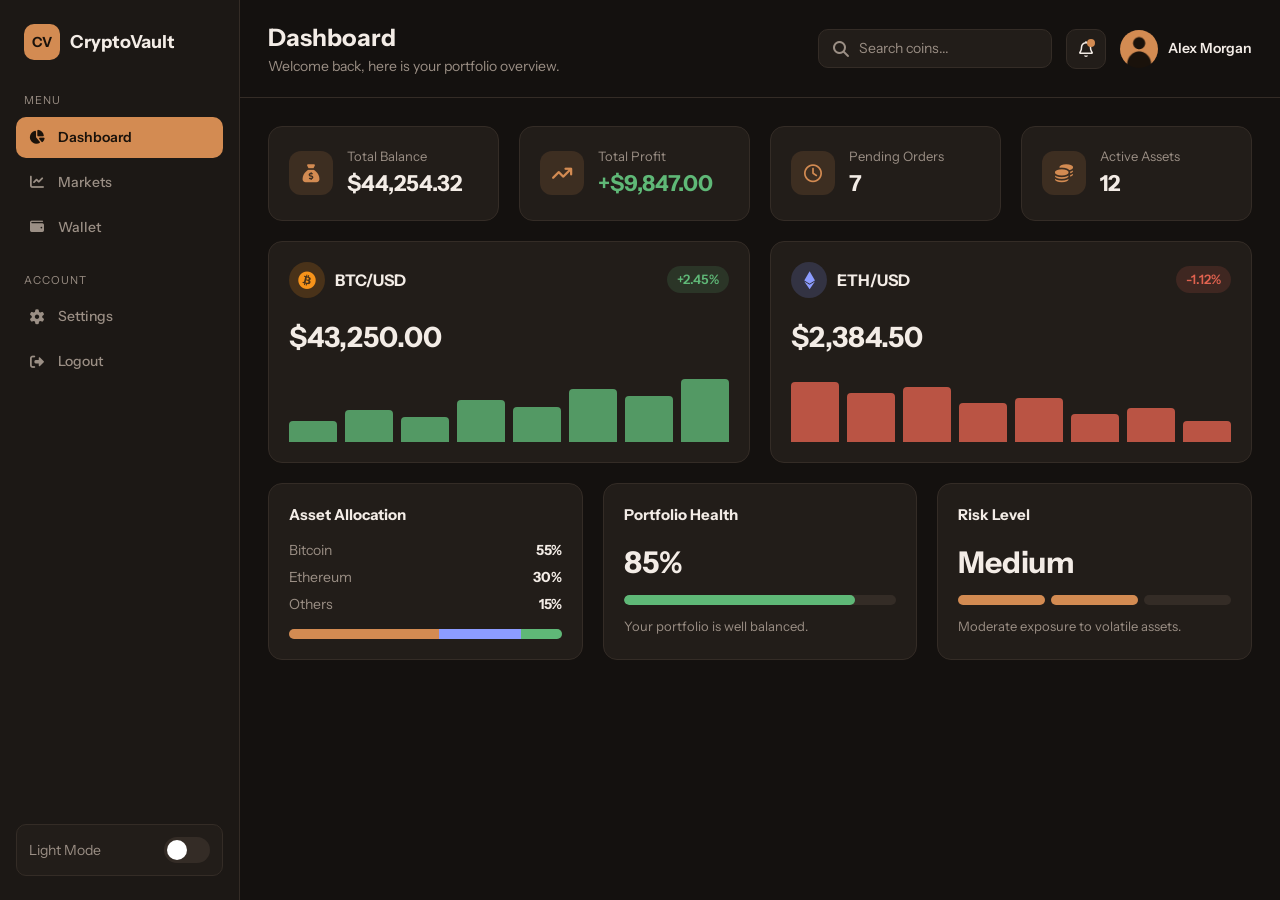
<file: index.html>
<!DOCTYPE html>
<html lang="en">

<head>
    <meta charset="UTF-8">
    <meta name="viewport" content="width=device-width, initial-scale=1.0">

    <link rel="preconnect" href="https://fonts.googleapis.com">
    <link rel="preconnect" href="https://fonts.gstatic.com" crossorigin>

    <link
        href="https://fonts.googleapis.com/css2?family=Instrument+Sans:wght@400;500;600;700&display=swap"
        rel="stylesheet">

    <link rel="stylesheet" href="fontawesome-free-7.3.1-web/css/all.min.css">
    <link rel="stylesheet" href="style.css">

    <title>Dashboard - CryptoVault</title>
</head>

<body>
    <div class="layout">
        <aside class="sidebar">
            <div class="logo">
                <span class="logo-icon">CV</span>
                <span class="logo-text">CryptoVault</span>
            </div>

            <nav class="side-nav">
                <p class="nav-title">Menu</p>
                <ul>
                    <li><a href="index.html" class="active"><i class="fa-solid fa-chart-pie"></i> Dashboard</a></li>
                    <li><a href="#markets"><i class="fa-solid fa-chart-line"></i> Markets</a></li>
                    <li><a href="#wallet"><i class="fa-solid fa-wallet"></i> Wallet</a></li>
                </ul>

                <p class="nav-title">Account</p>
                <ul>
                    <li><a href="settings.html"><i class="fa-solid fa-gear"></i> Settings</a></li>
                    <li><a href="login.html"><i class="fa-solid fa-right-from-bracket"></i> Logout</a></li>
                </ul>
            </nav>

            <div class="theme-toggle">
                <span>Light Mode</span>
                <label class="switch">
                    <input type="checkbox" id="theme" aria-label="Light mode">
                    <span class="slider"></span>
                </label>
            </div>
        </aside>

        <div class="main">

            <header class="topbar">
                <div class="page-heading">
                    <h1>Dashboard</h1>
                    <p>Welcome back, here is your portfolio overview.</p>
                </div>

                <div class="topbar-tools">
                    <form class="search-box" role="search">
                        <i class="fa-solid fa-magnifying-glass"></i>
                        <input type="search" placeholder="Search coins..." aria-label="Search">
                    </form>

                    <button class="icon-btn" type="button" aria-label="Notifications">
                        <i class="fa-regular fa-bell"></i>
                        <span class="dot"></span>
                    </button>

                    <div class="user">
                        <img src="assets/avatar.png" alt="User avatar" class="avatar">
                        <span class="user-name">Alex Morgan</span>
                    </div>
                </div>
            </header>

            <main class="content">
                <section class="stats" aria-label="Statistics">
                    <article class="card stat">
                        <span class="stat-icon"><i class="fa-solid fa-sack-dollar"></i></span>
                        <div>
                            <p class="label">Total Balance</p>
                            <h2 class="value">$44,254.32</h2>
                        </div>
                    </article>

                    <article class="card stat">
                        <span class="stat-icon"><i class="fa-solid fa-arrow-trend-up"></i></span>
                        <div>
                            <p class="label">Total Profit</p>
                            <h2 class="value green">+$9,847.00</h2>
                        </div>
                    </article>

                    <article class="card stat">
                        <span class="stat-icon"><i class="fa-regular fa-clock"></i></span>
                        <div>
                            <p class="label">Pending Orders</p>
                            <h2 class="value">7</h2>
                        </div>
                    </article>

                    <article class="card stat">
                        <span class="stat-icon"><i class="fa-solid fa-coins"></i></span>
                        <div>
                            <p class="label">Active Assets</p>
                            <h2 class="value">12</h2>
                        </div>
                    </article>
                </section>

                <section class="coins" id="markets" aria-label="Cryptocurrency">
                    <article class="card coin">
                        <div class="coin-top">
                            <div class="coin-name">
                                <span class="coin-icon btc"><i class="fa-brands fa-bitcoin"></i></span>
                                <h3>BTC/USD</h3>
                            </div>
                            <span class="change up">+2.45%</span>
                        </div>
                        <p class="price">$43,250.00</p>
                        <div class="bars up-bars" aria-hidden="true">
                            <span style="height: 30%"></span>
                            <span style="height: 45%"></span>
                            <span style="height: 35%"></span>
                            <span style="height: 60%"></span>
                            <span style="height: 50%"></span>
                            <span style="height: 75%"></span>
                            <span style="height: 65%"></span>
                            <span style="height: 90%"></span>
                        </div>
                    </article>

                    <article class="card coin">
                        <div class="coin-top">
                            <div class="coin-name">
                                <span class="coin-icon eth"><i class="fa-brands fa-ethereum"></i></span>
                                <h3>ETH/USD</h3>
                            </div>
                            <span class="change down">-1.12%</span>
                        </div>
                        <p class="price">$2,384.50</p>
                        <div class="bars down-bars" aria-hidden="true">
                            <span style="height: 85%"></span>
                            <span style="height: 70%"></span>
                            <span style="height: 78%"></span>
                            <span style="height: 55%"></span>
                            <span style="height: 62%"></span>
                            <span style="height: 40%"></span>
                            <span style="height: 48%"></span>
                            <span style="height: 30%"></span>
                        </div>
                    </article>
                </section>
                <section class="extras" id="wallet" aria-label="Portfolio details">
                    <article class="card extra">
                        <h3>Asset Allocation</h3>
                        <ul class="alloc">
                            <li><span>Bitcoin</span><strong>55%</strong></li>
                            <li><span>Ethereum</span><strong>30%</strong></li>
                            <li><span>Others</span><strong>15%</strong></li>
                        </ul>
                        <div class="progress">
                            <span class="p1" style="width: 55%"></span>
                            <span class="p2" style="width: 30%"></span>
                            <span class="p3" style="width: 15%"></span>
                        </div>
                    </article>

                    <article class="card extra">
                        <h3>Portfolio Health</h3>
                        <p class="big">85%</p>
                        <div class="meter">
                            <span style="width: 85%"></span>
                        </div>
                        <p class="small">Your portfolio is well balanced.</p>
                    </article>

                    <article class="card extra">
                        <h3>Risk Level</h3>
                        <p class="big">Medium</p>
                        <div class="risk" aria-hidden="true">
                            <span class="on"></span>
                            <span class="on"></span>
                            <span></span>
                        </div>
                        <p class="small">Moderate exposure to volatile assets.</p>
                    </article>
                </section>

            </main>
        </div>
    </div>
</body>

</html>
</file>
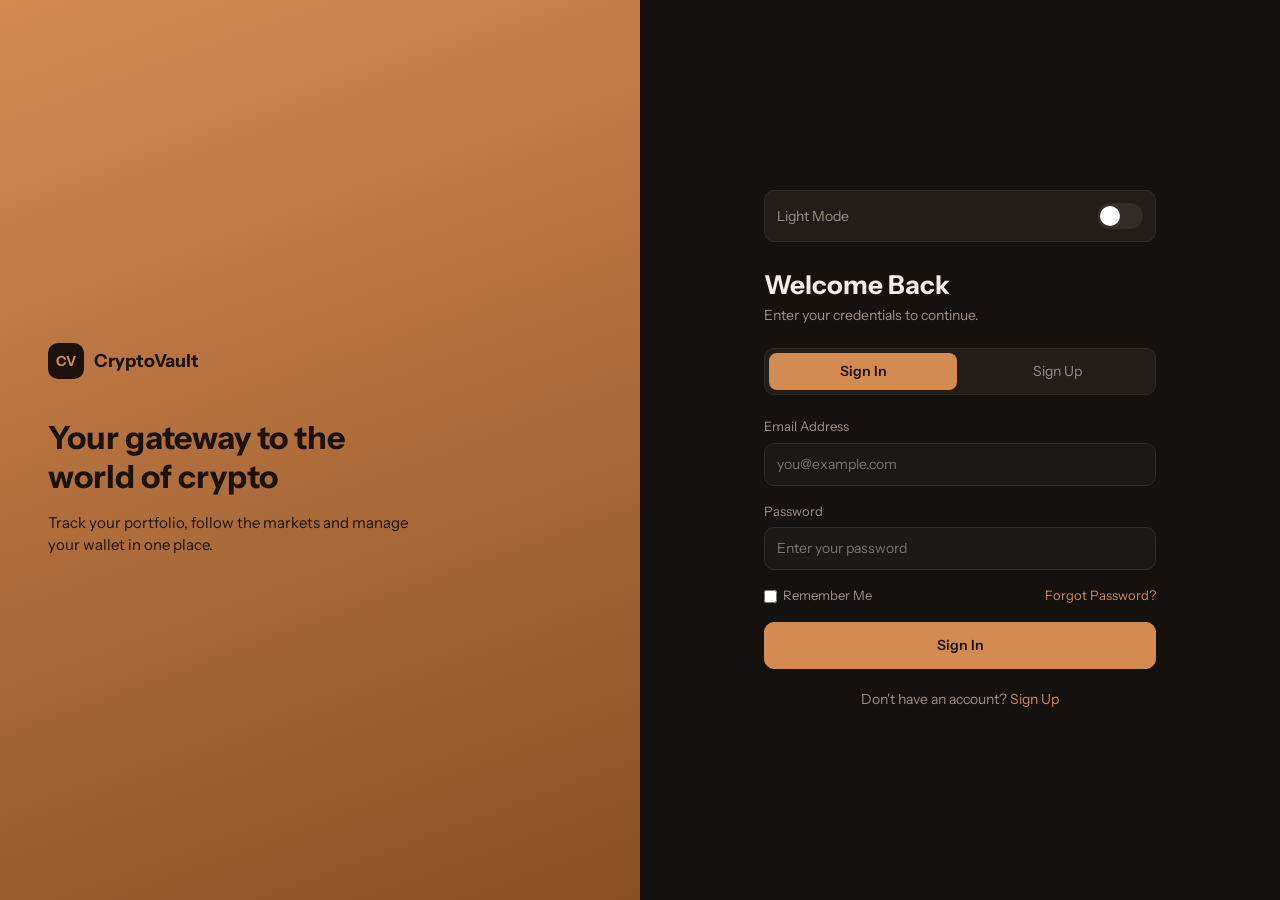
<file: login.html>
<!DOCTYPE html>
<html lang="en">

<head>
    <meta charset="UTF-8">
    <meta name="viewport" content="width=device-width, initial-scale=1.0">

    <link rel="preconnect" href="https://fonts.googleapis.com">
    <link rel="preconnect" href="https://fonts.gstatic.com" crossorigin>

    <link
        href="https://fonts.googleapis.com/css2?family=Instrument+Sans:wght@400;500;600;700&display=swap"
        rel="stylesheet">

    <link rel="stylesheet" href="fontawesome-free-7.3.1-web/css/all.min.css">
    <link rel="stylesheet" href="style.css">

    <title>Login CryptoVault</title>
</head>

<body>
    <main class="auth">

        <section class="auth-side">
            <div class="logo">
                <span class="logo-icon dark">CV</span>
                <span class="logo-text">CryptoVault</span>
            </div>
            <h2>Your gateway to the world of crypto</h2>
            <p>Track your portfolio, follow the markets and manage your wallet in one place.</p>
        </section>

        <section class="auth-form-box">

        <div class="theme-toggle">
            <span>Light Mode</span>
            <label class="switch">
                <input type="checkbox" id="theme" aria-label="Light mode">
                <span class="slider"></span>
            </label>
        </div>
            <h1>Welcome Back</h1>
            <p class="auth-sub">Enter your credentials to continue.</p>

            <div class="auth-switch">
                <a href="login.html" class="active">Sign In</a>
                <a href="signup.html">Sign Up</a>
            </div>

            <form class="auth-form" action="index.html">
                <div class="field">
                    <label for="email">Email Address</label>
                    <input type="email" id="email" name="email" placeholder="you@example.com" required>
                </div>

                <div class="field">
                    <label for="password">Password</label>
                    <input type="password" id="password" name="password" placeholder="Enter your password"
                        minlength="8" required>
                </div>

                <div class="auth-row">
                    <label class="check">
                        <input type="checkbox" name="remember"> Remember Me
                    </label>
                    <a href="#" class="link">Forgot Password?</a>
                </div>

                <button type="submit" class="btn primary full">Sign In</button>
            </form>

            <p class="auth-foot">Don't have an account? <a href="signup.html" class="link">Sign Up</a></p>
        </section>

    </main>
</body>

</html>
</file>
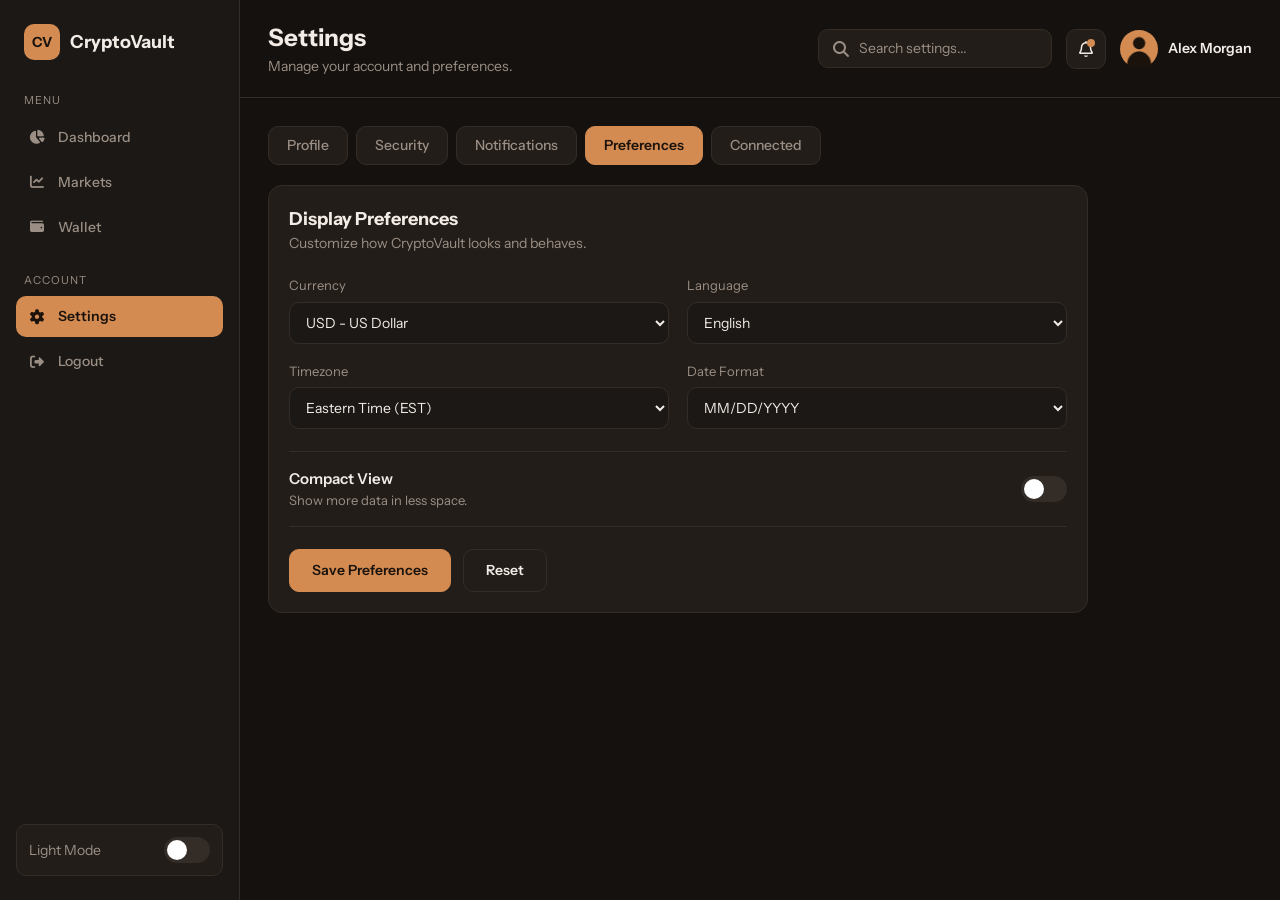
<file: settings.html>
<!DOCTYPE html>
<html lang="en">

<head>
    <meta charset="UTF-8">
    <meta name="viewport" content="width=device-width, initial-scale=1.0">

    <link rel="preconnect" href="https://fonts.googleapis.com">
    <link rel="preconnect" href="https://fonts.gstatic.com" crossorigin>

    <link
        href="https://fonts.googleapis.com/css2?family=Instrument+Sans:wght@400;500;600;700&display=swap"
        rel="stylesheet">

    <link rel="stylesheet" href="fontawesome-free-7.3.1-web/css/all.min.css">
    <link rel="stylesheet" href="style.css">

    <title>Settings CryptoVault</title>
</head>

<body>
    <div class="layout">

      
        <aside class="sidebar">
            <div class="logo">
                <span class="logo-icon">CV</span>
                <span class="logo-text">CryptoVault</span>
            </div>

            <nav class="side-nav">
                <p class="nav-title">Menu</p>
                <ul>
                    <li><a href="index.html"><i class="fa-solid fa-chart-pie"></i> Dashboard</a></li>
                    <li><a href="index.html#markets"><i class="fa-solid fa-chart-line"></i> Markets</a></li>
                    <li><a href="index.html#wallet"><i class="fa-solid fa-wallet"></i> Wallet</a></li>
                </ul>

                <p class="nav-title">Account</p>
                <ul>
                    <li><a href="settings.html" class="active"><i class="fa-solid fa-gear"></i> Settings</a></li>
                    <li><a href="login.html"><i class="fa-solid fa-right-from-bracket"></i> Logout</a></li>
                </ul>
            </nav>

            <div class="theme-toggle">
                <span>Light Mode</span>
                <label class="switch">
                    <input type="checkbox" id="theme" aria-label="Light mode">
                    <span class="slider"></span>
                </label>
            </div>
        </aside>
        <div class="main">

            <header class="topbar">
                <div class="page-heading">
                    <h1>Settings</h1>
                    <p>Manage your account and preferences.</p>
                </div>

                <div class="topbar-tools">
                    <form class="search-box" role="search">
                        <i class="fa-solid fa-magnifying-glass"></i>
                        <input type="search" placeholder="Search settings..." aria-label="Search">
                    </form>

                    <button class="icon-btn" type="button" aria-label="Notifications">
                        <i class="fa-regular fa-bell"></i>
                        <span class="dot"></span>
                    </button>

                    <div class="user">
                        <img src="assets/avatar.png" alt="User avatar" class="avatar">
                        <span class="user-name">Alex Morgan</span>
                    </div>
                </div>
            </header>

            <main class="content">
                <nav class="tabs" aria-label="Settings tabs">
                    <a href="#" class="tab">Profile</a>
                    <a href="#" class="tab">Security</a>
                    <a href="#" class="tab">Notifications</a>
                    <a href="#" class="tab active">Preferences</a>
                    <a href="#" class="tab">Connected</a>
                </nav>

                <section class="card settings-card">
                    <div class="settings-head">
                        <h2>Display Preferences</h2>
                        <p>Customize how CryptoVault looks and behaves.</p>
                    </div>

                    <form class="settings-form" action="#">

                        <div class="fields">
                            <div class="field">
                                <label for="currency">Currency</label>
                                <select id="currency" name="currency">
                                    <option>USD - US Dollar</option>
                                    <option>EUR - Euro</option>
                                    <option>EGP - Egyptian Pound</option>
                                    <option>GBP - British Pound</option>
                                </select>
                            </div>

                            <div class="field">
                                <label for="language">Language</label>
                                <select id="language" name="language">
                                    <option>English</option>
                                    <option>Arabic</option>
                                    <option>French</option>
                                </select>
                            </div>

                            <div class="field">
                                <label for="timezone">Timezone</label>
                                <select id="timezone" name="timezone">
                                    <option>Eastern Time (EST)</option>
                                    <option>Cairo Time (EET)</option>
                                    <option>Greenwich Mean Time (GMT)</option>
                                    <option>Central European Time (CET)</option>
                                </select>
                            </div>

                            <div class="field">
                                <label for="date-format">Date Format</label>
                                <select id="date-format" name="date-format">
                                    <option>MM/DD/YYYY</option>
                                    <option>DD/MM/YYYY</option>
                                    <option>YYYY-MM-DD</option>
                                </select>
                            </div>
                        </div>

                        <div class="toggle-row">
                            <div>
                                <p class="toggle-title">Compact View</p>
                                <p class="toggle-desc">Show more data in less space.</p>
                            </div>
                            <label class="switch">
                                <input type="checkbox" name="compact" aria-label="Compact View">
                                <span class="slider"></span>
                            </label>
                        </div>

        
                        <div class="btn-row">
                            <button type="button" class="btn primary">Save Preferences</button>
                            <button type="reset" class="btn ghost">Reset</button>
                        </div>
                    </form>
                </section>

            </main>
        </div>
    </div>
</body>

</html>
</file>
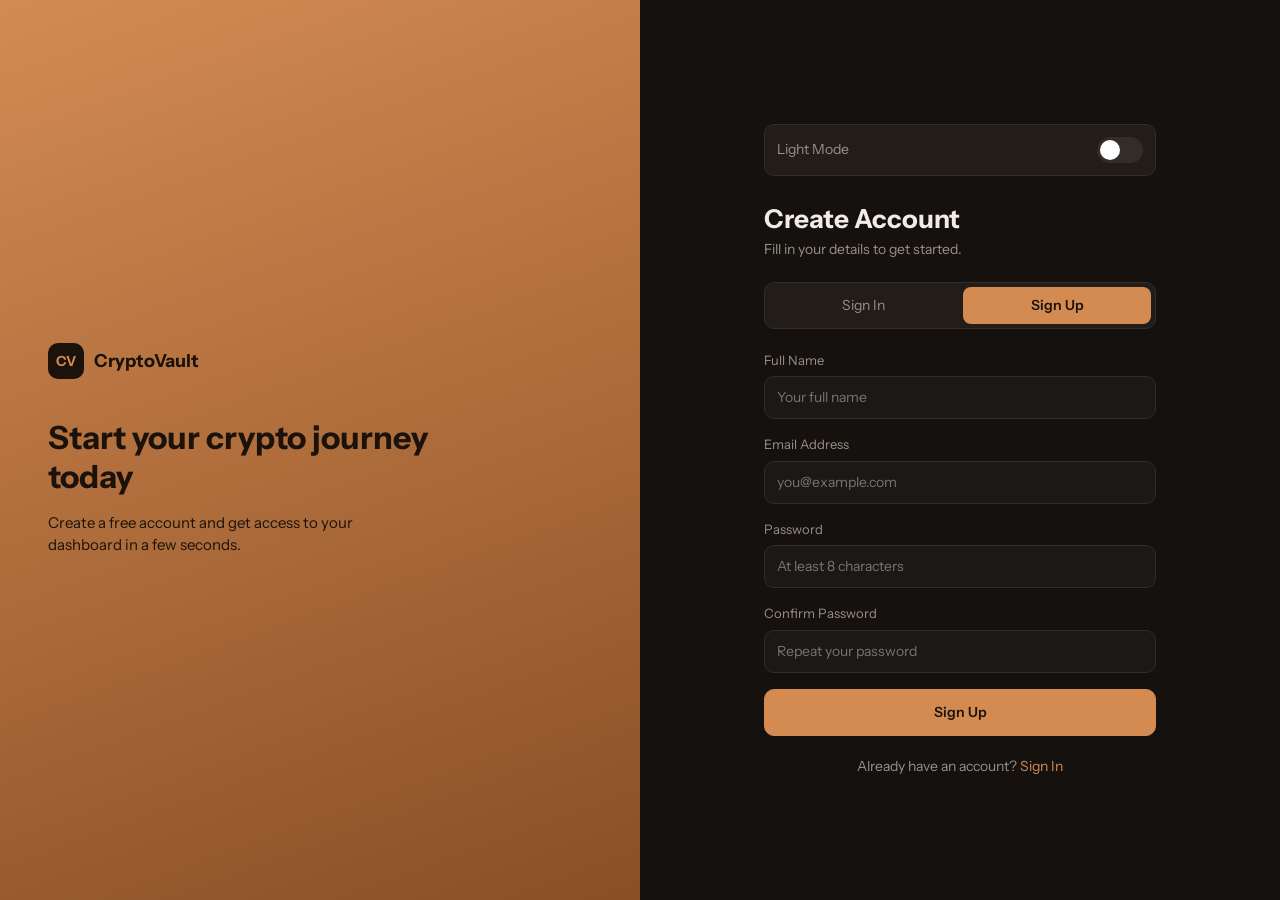
<file: signup.html>
<!DOCTYPE html>
<html lang="en">

<head>
    <meta charset="UTF-8">
    <meta name="viewport" content="width=device-width, initial-scale=1.0">

    <link rel="preconnect" href="https://fonts.googleapis.com">
    <link rel="preconnect" href="https://fonts.gstatic.com" crossorigin>

    <link
        href="https://fonts.googleapis.com/css2?family=Instrument+Sans:wght@400;500;600;700&display=swap"
        rel="stylesheet">

    <link rel="stylesheet" href="fontawesome-free-7.3.1-web/css/all.min.css">
    <link rel="stylesheet" href="style.css">

    <title>Sign Up CryptoVault</title>
</head>

<body>
    <main class="auth">

        <section class="auth-side">
            <div class="logo">
                <span class="logo-icon dark">CV</span>
                <span class="logo-text">CryptoVault</span>
            </div>
            <h2>Start your crypto journey today</h2>
            <p>Create a free account and get access to your dashboard in a few seconds.</p>
        </section>

        <section class="auth-form-box">

        <div class="theme-toggle">
            <span>Light Mode</span>
            <label class="switch">
                <input type="checkbox" id="theme" aria-label="Light mode">
                <span class="slider"></span>
            </label>
        </div>
            <h1>Create Account</h1>
            <p class="auth-sub">Fill in your details to get started.</p>

            <div class="auth-switch">
                <a href="login.html">Sign In</a>
                <a href="signup.html" class="active">Sign Up</a>
            </div>

            <form class="auth-form" action="index.html">
                <div class="field">
                    <label for="name">Full Name</label>
                    <input type="text" id="name" name="name" placeholder="Your full name" minlength="3" required>
                </div>

                <div class="field">
                    <label for="email">Email Address</label>
                    <input type="email" id="email" name="email" placeholder="you@example.com" required>
                </div>

                <div class="field">
                    <label for="password">Password</label>
                    <input type="password" id="password" name="password" placeholder="At least 8 characters"
                        minlength="8" required>
                </div>

                <div class="field">
                    <label for="confirm">Confirm Password</label>
                    <input type="password" id="confirm" name="confirm" placeholder="Repeat your password"
                        minlength="8" required>
                </div>

                <button type="submit" class="btn primary full">Sign Up</button>
            </form>

            <p class="auth-foot">Already have an account? <a href="login.html" class="link">Sign In</a></p>
        </section>

    </main>
</body>

</html>
</file>
<file: style.css>
* {
    margin: 0;
    padding: 0;
    box-sizing: border-box;
}

body {
    font-family: "Instrument Sans", Arial, sans-serif;
    background: var(--bg);
    color: var(--text);
    line-height: 1.5;
    overflow-x: hidden;
}

a {
    text-decoration: none;
    color: inherit;
}

ul {
    list-style: none;
}

img {
    max-width: 100%;
    display: block;
}
:root {
    --bg: #14110f;
    --panel: #1c1815;
    --card: #221d19;
    --border: #342c26;
    --text: #f3ece6;
    --muted: #9b8f85;
    --accent: #d38b52;
    --accent-dark: #b46f3a;
    --green: #5fb877;
    --red: #e0624f;
    --radius: 14px;
}

.layout {
    display: grid;
    grid-template-columns: 240px 1fr;
    min-height: 100vh;
}

.main {
    min-width: 0;
    display: grid;
    grid-template-rows: auto 1fr;
}

.sidebar {
    background: var(--panel);
    border-right: 1px solid var(--border);
    padding: 24px 16px;
    display: flex;
    flex-direction: column;
    gap: 32px;
}

.logo {
    display: flex;
    align-items: center;
    gap: 10px;
    padding: 0 8px;
}

.logo-icon {
    display: flex;
    justify-content: center;
    align-items: center;
    width: 36px;
    height: 36px;
    border-radius: 10px;
    background: var(--accent);
    color: #1a120b;
    font-weight: 700;
    font-size: 14px;
}

.logo-text {
    font-size: 18px;
    font-weight: 700;
}

.nav-title {
    font-size: 11px;
    text-transform: uppercase;
    letter-spacing: 1px;
    color: var(--muted);
    margin: 0 8px 8px;
}

.side-nav ul {
    display: flex;
    flex-direction: column;
    gap: 4px;
    margin-bottom: 24px;
}

.side-nav a {
    display: flex;
    align-items: center;
    gap: 12px;
    padding: 10px 12px;
    border-radius: 10px;
    color: var(--muted);
    font-size: 14px;
    font-weight: 500;
}

.side-nav a i {
    width: 18px;
    text-align: center;
}

.side-nav a:hover {
    background: var(--card);
    color: var(--text);
}

.side-nav a.active {
    background: var(--accent);
    color: #1a120b;
    font-weight: 600;
}

.topbar {
    display: flex;
    justify-content: space-between;
    align-items: center;
    flex-wrap: wrap;
    gap: 16px;
    padding: 20px 28px;
    border-bottom: 1px solid var(--border);
}

.page-heading h1 {
    font-size: 24px;
}

.page-heading p {
    font-size: 14px;
    color: var(--muted);
}

.topbar-tools {
    display: flex;
    align-items: center;
    gap: 14px;
}

.search-box {
    display: flex;
    align-items: center;
    gap: 8px;
    background: var(--card);
    border: 1px solid var(--border);
    border-radius: 10px;
    padding: 8px 12px;
    color: var(--muted);
}

.search-box input {
    background: none;
    border: none;
    outline: none;
    color: var(--text);
    font: inherit;
    font-size: 14px;
    width: 180px;
}

.search-box input::placeholder {
    color: var(--muted);
}

.icon-btn {
    position: relative;
    display: flex;
    justify-content: center;
    align-items: center;
    width: 40px;
    height: 40px;
    background: var(--card);
    border: 1px solid var(--border);
    border-radius: 10px;
    color: var(--text);
    font-size: 16px;
    cursor: pointer;
}

.icon-btn .dot {
    position: absolute;
    top: 9px;
    right: 10px;
    width: 8px;
    height: 8px;
    border-radius: 50%;
    background: var(--accent);
}

.user {
    display: flex;
    align-items: center;
    gap: 10px;
}

.avatar {
    width: 38px;
    height: 38px;
    border-radius: 50%;
    object-fit: cover;
    background: var(--accent);
}

.user-name {
    font-size: 14px;
    font-weight: 600;
}

.content {
    padding: 28px;
    display: grid;
    gap: 20px;
    align-content: start;
}

.card {
    background: var(--card);
    border: 1px solid var(--border);
    border-radius: var(--radius);
    padding: 20px;
}

.stats {
    display: grid;
    grid-template-columns: repeat(4, 1fr);
    gap: 20px;
}

.stat {
    display: flex;
    align-items: center;
    gap: 14px;
}

.stat-icon {
    display: flex;
    justify-content: center;
    align-items: center;
    flex-shrink: 0;
    width: 44px;
    height: 44px;
    border-radius: 12px;
    background: rgba(211, 139, 82, 0.15);
    color: var(--accent);
    font-size: 18px;
}

.label {
    font-size: 13px;
    color: var(--muted);
}

.value {
    font-size: 22px;
    font-weight: 700;
}

.value.green {
    color: var(--green);
}

.coins {
    display: grid;
    grid-template-columns: repeat(2, 1fr);
    gap: 20px;
}

.coin-top {
    display: flex;
    justify-content: space-between;
    align-items: center;
}

.coin-name {
    display: flex;
    align-items: center;
    gap: 10px;
}

.coin-name h3 {
    font-size: 16px;
}

.coin-icon {
    display: flex;
    justify-content: center;
    align-items: center;
    width: 36px;
    height: 36px;
    border-radius: 50%;
    font-size: 18px;
}

.coin-icon.btc {
    background: rgba(247, 147, 26, 0.18);
    color: #f7931a;
}

.coin-icon.eth {
    background: rgba(130, 150, 255, 0.18);
    color: #8c9cff;
}

.change {
    font-size: 13px;
    font-weight: 600;
    padding: 4px 10px;
    border-radius: 20px;
}

.change.up {
    background: rgba(95, 184, 119, 0.15);
    color: var(--green);
}

.change.down {
    background: rgba(224, 98, 79, 0.15);
    color: var(--red);
}

.price {
    font-size: 28px;
    font-weight: 700;
    margin: 18px 0 14px;
}

.bars {
    display: flex;
    align-items: flex-end;
    gap: 8px;
    height: 70px;
}

.bars span {
    flex: 1;
    border-radius: 4px 4px 0 0;
}

.up-bars span {
    background: var(--green);
    opacity: 0.8;
}

.down-bars span {
    background: var(--red);
    opacity: 0.8;
}
.extras {
    display: grid;
    grid-template-columns: repeat(3, 1fr);
    gap: 20px;
}

.extra h3 {
    font-size: 15px;
    margin-bottom: 14px;
}

.alloc {
    display: flex;
    flex-direction: column;
    gap: 6px;
    margin-bottom: 14px;
    font-size: 14px;
    color: var(--muted);
}

.alloc li {
    display: flex;
    justify-content: space-between;
}

.alloc strong {
    color: var(--text);
}

.progress {
    display: flex;
    height: 10px;
    border-radius: 10px;
    overflow: hidden;
    background: var(--border);
}

.progress .p1 {
    background: var(--accent);
}

.progress .p2 {
    background: #8c9cff;
}

.progress .p3 {
    background: var(--green);
}

.big {
    font-size: 30px;
    font-weight: 700;
    margin-bottom: 10px;
}

.meter {
    height: 10px;
    border-radius: 10px;
    background: var(--border);
    overflow: hidden;
    margin-bottom: 12px;
}

.meter span {
    display: block;
    height: 100%;
    background: var(--green);
    border-radius: 10px;
}

.risk {
    display: flex;
    gap: 6px;
    margin-bottom: 12px;
}

.risk span {
    flex: 1;
    height: 10px;
    border-radius: 10px;
    background: var(--border);
}

.risk span.on {
    background: var(--accent);
}

.small {
    font-size: 13px;
    color: var(--muted);
}

/* 
   SETTINGS PAGE
  */
.tabs {
    display: flex;
    flex-wrap: wrap;
    gap: 8px;
}

.tab {
    padding: 8px 18px;
    border-radius: 10px;
    border: 1px solid var(--border);
    background: var(--card);
    color: var(--muted);
    font-size: 14px;
    font-weight: 500;
}

.tab:hover {
    color: var(--text);
}

.tab.active {
    background: var(--accent);
    border-color: var(--accent);
    color: #1a120b;
    font-weight: 600;
}

.settings-card {
    max-width: 820px;
}

.settings-head h2 {
    font-size: 18px;
}

.settings-head p {
    font-size: 14px;
    color: var(--muted);
    margin-bottom: 22px;
}

/* Dropdowns: 2-column grid */
.fields {
    display: grid;
    grid-template-columns: repeat(2, 1fr);
    gap: 18px;
    margin-bottom: 22px;
}

.field {
    display: flex;
    flex-direction: column;
    gap: 6px;
}

.field label {
    font-size: 13px;
    color: var(--muted);
}

.field select {
    background: var(--panel);
    color: var(--text);
    border: 1px solid var(--border);
    border-radius: 10px;
    padding: 10px 12px;
    font: inherit;
    font-size: 14px;
    cursor: pointer;
}

.field select:focus {
    outline: 2px solid var(--accent);
}


.toggle-row {
    display: flex;
    justify-content: space-between;
    align-items: center;
    gap: 16px;
    padding: 16px 0;
    border-top: 1px solid var(--border);
    border-bottom: 1px solid var(--border);
    margin-bottom: 22px;
}

.toggle-title {
    font-size: 15px;
    font-weight: 600;
}

.toggle-desc {
    font-size: 13px;
    color: var(--muted);
}


.switch {
    position: relative;
    display: inline-block;
    flex-shrink: 0;
    width: 46px;
    height: 26px;
}

.switch input {
    opacity: 0;
    width: 0;
    height: 0;
}

.slider {
    position: absolute;
    inset: 0;
    background: var(--border);
    border-radius: 26px;
    cursor: pointer;
    transition: background 0.2s;
}

.slider::before {
    content: "";
    position: absolute;
    left: 3px;
    top: 3px;
    width: 20px;
    height: 20px;
    border-radius: 50%;
    background: #fff;
    transition: transform 0.2s;
}

.switch input:checked+.slider {
    background: var(--accent);
}

.switch input:checked+.slider::before {
    transform: translateX(20px);
}

.switch input:focus-visible+.slider {
    outline: 2px solid var(--accent);
    outline-offset: 2px;
}


.btn-row {
    display: flex;
    flex-wrap: wrap;
    gap: 12px;
}

.btn {
    padding: 10px 22px;
    border-radius: 10px;
    font: inherit;
    font-size: 14px;
    font-weight: 600;
    cursor: pointer;
    border: 1px solid var(--border);
}

.btn.primary {
    background: var(--accent);
    border-color: var(--accent);
    color: #1a120b;
}

.btn.primary:hover {
    background: var(--accent-dark);
}

.btn.ghost {
    background: transparent;
    color: var(--text);
}

.btn.ghost:hover {
    background: var(--card);
}

@media (max-width: 1024px) {
    .layout {
        grid-template-columns: 200px 1fr;
    }

    .stats {
        grid-template-columns: repeat(2, 1fr);
    }

    .extras {
        grid-template-columns: repeat(2, 1fr);
    }

    .search-box input {
        width: 120px;
    }
}

@media (max-width: 768px) {
    .layout {
        grid-template-columns: 1fr;
    }

    .sidebar {
        flex-direction: row;
        align-items: center;
        flex-wrap: wrap;
        gap: 12px;
        padding: 14px 16px;
        border-right: none;
        border-bottom: 1px solid var(--border);
    }

    .side-nav {
        display: flex;
        flex-wrap: wrap;
        gap: 6px;
        width: 100%;
    }

    .side-nav ul {
        flex-direction: row;
        flex-wrap: wrap;
        margin-bottom: 0;
    }

    .nav-title {
        display: none;
    }

    .side-nav a {
        padding: 8px 12px;
        font-size: 13px;
    }

    .topbar {
        padding: 16px;
    }

    .topbar-tools {
        width: 100%;
        flex-wrap: wrap;
    }

    .search-box {
        flex: 1;
        min-width: 140px;
    }

    .search-box input {
        width: 100%;
    }

    .content {
        padding: 16px;
    }

    .stats,
    .coins,
    .extras,
    .fields {
        grid-template-columns: 1fr;
    }
}

@media (max-width: 480px) {
    .user-name {
        display: none;
    }

    .price {
        font-size: 24px;
    }
}

/*
   LOGIN PAGES
   */
.auth {
    display: grid;
    grid-template-columns: 1fr 1fr;
    min-height: 100vh;
}

.auth-side {
    display: flex;
    flex-direction: column;
    justify-content: center;
    gap: 16px;
    padding: 48px;
    background: linear-gradient(160deg, #d38b52, #8a4f25);
    color: #1a120b;
}

.auth-side h2 {
    font-size: 32px;
    line-height: 1.2;
    max-width: 380px;
}

.auth-side p {
    max-width: 360px;
    font-size: 15px;
}

.auth-side .logo {
    padding: 0;
    margin-bottom: 24px;
}

.logo-icon.dark {
    background: #1a120b;
    color: var(--accent);
}

.auth-form-box {
    display: flex;
    flex-direction: column;
    justify-content: center;
    width: 100%;
    max-width: 440px;
    margin: 0 auto;
    padding: 40px 24px;
}

.auth-form-box h1 {
    font-size: 26px;
}

.auth-sub {
    font-size: 14px;
    color: var(--muted);
    margin-bottom: 22px;
}

.auth-switch {
    display: grid;
    grid-template-columns: 1fr 1fr;
    gap: 6px;
    padding: 4px;
    margin-bottom: 22px;
    background: var(--card);
    border: 1px solid var(--border);
    border-radius: 10px;
}

.auth-switch a {
    text-align: center;
    padding: 8px;
    border-radius: 8px;
    font-size: 14px;
    color: var(--muted);
}

.auth-switch a.active {
    background: var(--accent);
    color: #1a120b;
    font-weight: 600;
}

.auth-form {
    display: flex;
    flex-direction: column;
    gap: 16px;
}

.field input {
    background: var(--panel);
    color: var(--text);
    border: 1px solid var(--border);
    border-radius: 10px;
    padding: 10px 12px;
    font: inherit;
    font-size: 14px;
}

.field input:focus {
    outline: 2px solid var(--accent);
}

.auth-row {
    display: flex;
    justify-content: space-between;
    align-items: center;
    flex-wrap: wrap;
    gap: 8px;
    font-size: 13px;
}

.check {
    display: flex;
    align-items: center;
    gap: 6px;
    color: var(--muted);
}

.link {
    color: var(--accent);
}

.link:hover {
    text-decoration: underline;
}

.btn.full {
    width: 100%;
    padding: 12px;
}

.auth-foot {
    margin-top: 20px;
    text-align: center;
    font-size: 14px;
    color: var(--muted);
}

@media (max-width: 768px) {
    .auth {
        grid-template-columns: 1fr;
        min-height: auto;
    }

    .auth-side {
        padding: 28px 20px;
    }

    .auth-side h2 {
        font-size: 24px;
    }
}

:root:has(#theme:checked) {
    --bg: #f6f1ec;
    --panel: #ffffff;
    --card: #ffffff;
    --border: #e5dbd2;
    --text: #2a211b;
    --muted: #7d7066;
}

.theme-toggle {
    display: flex;
    justify-content: space-between;
    align-items: center;
    gap: 12px;
    margin-top: auto;
    padding: 12px;
    border: 1px solid var(--border);
    border-radius: 10px;
    background: var(--card);
    font-size: 14px;
    color: var(--muted);
}

.auth-form-box .theme-toggle {
    margin: 0 0 24px;
}

@media (max-width: 768px) {
    .sidebar .theme-toggle {
        margin-top: 0;
        width: 100%;
    }
}
</file>
